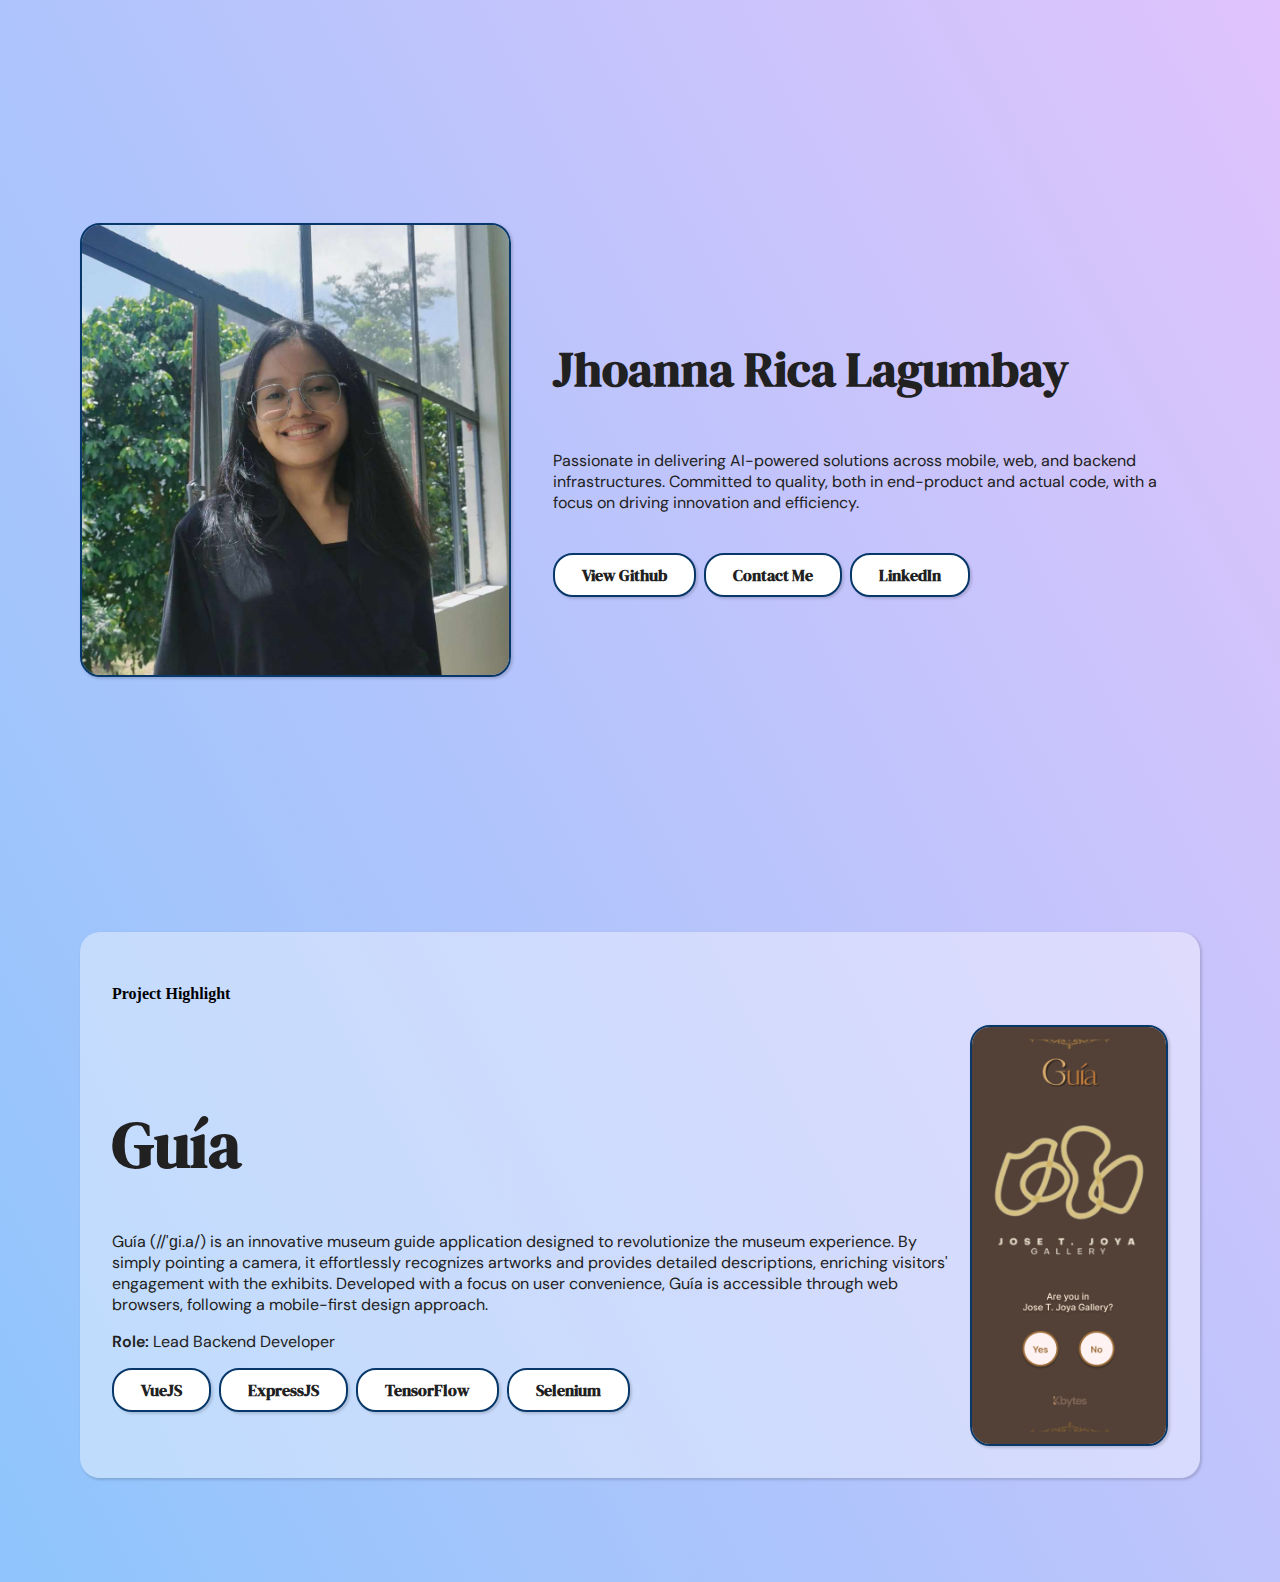
<file: index.html>
<html lang="en">
<head>
  <meta charset="UTF-8">
  <meta name="viewport" content="width=device-width, initial-scale=1.0">
  <title>Jhoanna Lagumbay</title>
  <link rel="icon" href="images/fav.png" type="image/png" >
  <link rel="stylesheet" href="index.css">
  <link rel="preconnect" href="https://fonts.googleapis.com">
  <link rel="preconnect" href="https://fonts.gstatic.com" crossorigin>
  <link href="https://fonts.googleapis.com/css2?family=DM+Sans:ital,opsz,wght@0,9..40,100..1000;1,9..40,100..1000&family=DM+Serif+Display:ital@0;1&display=swap" rel="stylesheet">
</head>
<body>
  <div class="container">
    <div id="ABOUT" ></div>
    <div id="PROJECT"></div>
    <div class="vertical-spacer-24"></div>
    <div class="vertical-spacer-24"></div>
    <div class="vertical-spacer-24"></div>
  </div>
</body>
<script src="functions.js"></script>
<script>
  loadHTML("about.html", "ABOUT")
  loadHTML("project.html", "PROJECT")
  // loadHTML("project.html", "PROJECT", populateProjects)
  window.onload = function () {
    setInterval(changeThumbnail, 5000);
  };
</script>
</html>
</file>
<file: index.css>
:root {
  --dark-primary: #073869;
  --light-primary: #BBDEFB;
  --primary: #2196F3;
  --white: #FFFFFF;
  --accent: #03A9F4;
  --primary-text:#212121;
  --secondary-text: #757575;
  --divider: #BDBDBD;

  --dm-serif-display: "DM Serif Display", serif;
  --dm-sans: "DM Sans", sans-serif;

  --min-padding: 10px;
  --max-padding: 80px;

  --box-shadow: rgba(0, 0, 0, 0.15) 1.95px 1.95px 2.6px;
}

h1 {
  font-family: var(--dm-serif-display);
  font-optical-sizing: auto;
  font-weight: 800;
  font-style: normal;
  color: var(--primary-text);
  font-size: 3rem;
}
h2 {
  font-family: var(--dm-sans);
  font-optical-sizing: auto;
  font-weight: 700;
  font-style: normal;
  color: var(--primary-text);
  font-size: 1.7rem;

}
h3 {
  font-family: var(--dm-sans);
  font-optical-sizing: auto;
  font-weight: 400;
  font-style: italic;
  color: var(--primary-text);
  font-size: 1.2rem;

}

p {
  font-family: var(--dm-sans);
  font-optical-sizing: auto;
  font-weight: 400;
  font-style: normal;
  color: var(--primary-text);
  font-size: 1rem;
}

body{
background-color: #8EC5FC;
background-image: linear-gradient(62deg, #8EC5FC 0%, #E0C3FC 100%);
  margin: 0;
}

.flex-row {
  display: flex;
  flex-direction: row;
}

.flex-column{
  display: flex;
  flex-direction: column;
}

.justify-content-center{
  justify-content: center;
}

.align-items-center{
  align-items: center;
}

.container {
  padding-left: var(--min-padding);
  padding-right: var(--min-padding);
}

.vertical-spacer-8 {
  height: 8px;
}
.vertical-spacer-24 {
  height: 24px;
}

.section-padding{
  padding-top:2em;
  padding-bottom: 2em;
}

.horizontal-spacer-8 {
  width: 8px;
}
.horizontal-spacer-24 {
  width: 24px;
}
button {
  font-family: var(--dm-serif-display);
  font-optical-sizing: auto;
  font-weight: 700;
  font-style: normal;
  color: var(--primary-text);
  background-color: var(--white);
  font-size: 1rem;
  padding: 1dvh 3dvh;
  border: 2px solid var(--dark-primary);
  border-radius: 20px;
  box-shadow: var(--box-shadow);  
}

button:focus{
  background-color: var(--dark-primary);
  color: var(--white);
}

/* Less than 600 */
@media screen and (max-width: 800px) {
  .flex-row {
    display: flex;
    flex-direction: column;
  }
  .horizontal-spacer-8 {
    height: 8px;
  }
  .horizontal-spacer-24 {
    height: 24px;
  }
}

/* Greater than 600 */
@media screen and (min-width: 600px) {
  .container {
    padding-left: calc(var(--min-padding) + ((var(--max-padding) - var(--min-padding)) * ((100vw - 600px) / (1000 - 600))));
    padding-right: calc(var(--min-padding) + ((var(--max-padding) - var(--min-padding)) * ((100vw - 600px) / (1000 - 600))));
  }
  
}

/* Greater than 1000 */
@media screen and (min-width: 1000px) {
  .container {
    padding-left: var(--max-padding);
    padding-right: var(--max-padding);
  }
}
</file>
